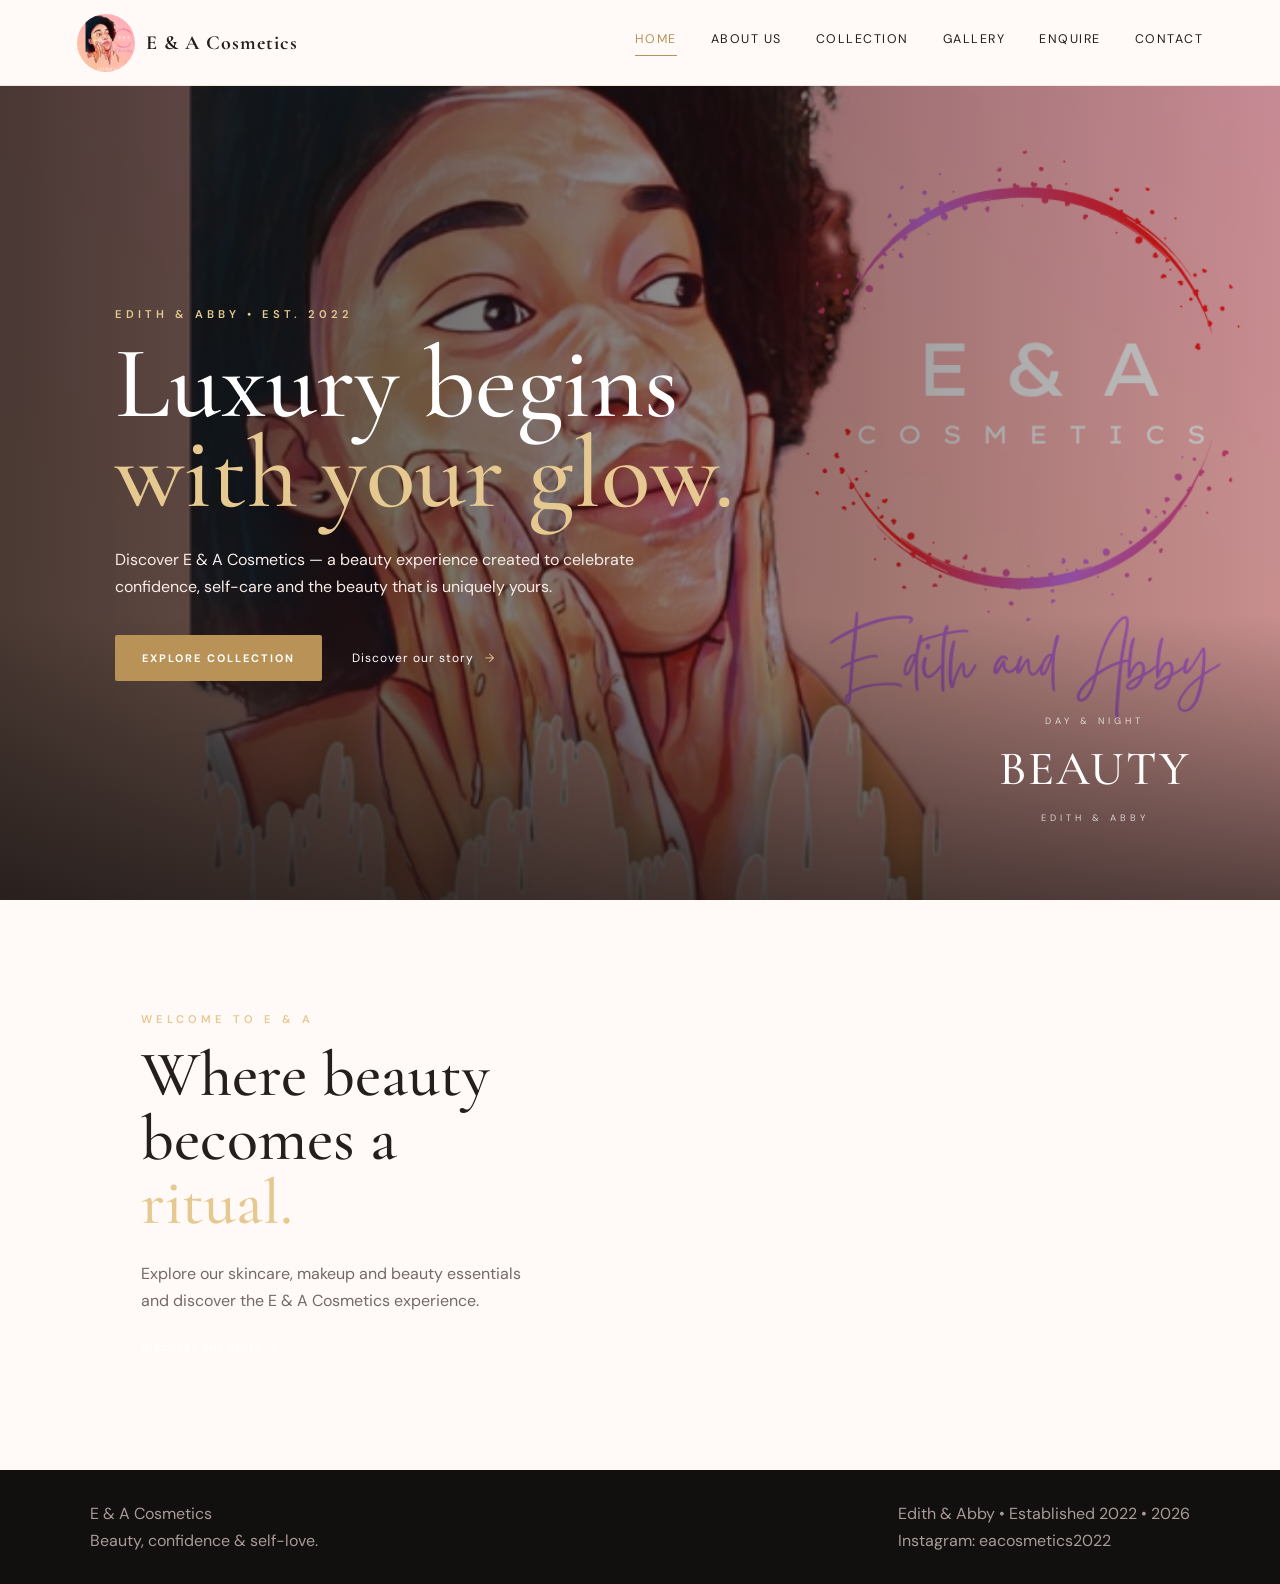
<file: index.html>
<!DOCTYPE html>
<html lang="en">
<head>
    <meta charset="UTF-8">
    <meta name="viewport" content="width=device-width, initial-scale=1.0">
    <meta name="description" content="Discover E & A Cosmetics, established in 2022. Explore skincare, makeup essentials and beauty rituals in Pretoria, South Africa.">
    <title>Home | E & A Cosmetics</title>
    <meta name="robots" content="index, follow">
<link rel="canonical" href="https://YOUR-DOMAIN-HERE/index.html">
<link rel="stylesheet" href="style.css">
<script type="application/ld+json">{"@context":"https://schema.org","@type":"CosmeticsStore","name":"E & A Cosmetics","foundingDate":"2022","email":"edithandabby@gmail.com","telephone":"+27838672734","address":{"@type":"PostalAddress","streetAddress":"761 Stanza Bopape St, Arcadia","addressLocality":"Pretoria","postalCode":"0007","addressCountry":"ZA"},"sameAs":["https://www.instagram.com/eacosmetics2022/"]}</script>
</head>
<body>
<a class="skip-link" href="#main-content">Skip to main content</a>

<header class="header">
    <a class="brand" href="index.html" aria-label="E & A Cosmetics home">
        <img src="logo.png" alt="E & A Cosmetics - Edith and Abby logo">
        <span>E & A Cosmetics</span>
    </a>
    <nav class="nav" id="nav" aria-label="Main navigation">
        <a class="active" href="index.html">Home</a>
        <a class="" href="about.html">About Us</a>
        <a class="" href="products.html">Collection</a>
        <a class="" href="gallery.html">Gallery</a>
        <a href="enquiry.html">Enquire</a>
<a class="" href="contact.html">Contact</a>
    </nav>
    <button class="menu-btn" id="menuBtn" type="button" aria-label="Open navigation menu" aria-expanded="false">☰</button>
</header>

<main id="main-content">
<section class="hero" id="home">
    <div class="hero-overlay"></div>
    <div class="hero-copy">
        <p class="kicker">EDITH & ABBY • EST. 2022</p>
        <h1>Luxury begins<br><em>with your glow.</em></h1>
        <p class="lead">
            Discover E & A Cosmetics — a beauty experience created to celebrate
            confidence, self-care and the beauty that is uniquely yours.
        </p>
        <div class="hero-actions">
            <a href="#products" class="btn gold">Explore Collection</a>
            <a href="#story" class="text-link">Discover our story <span>→</span></a>
        </div>
    </div>
    <div class="hero-mark">
        <span>DAY & NIGHT</span>
        <strong>BEAUTY</strong>
        <span>EDITH & ABBY</span>
    </div>
</section>


<section class="intro home-intro">
    <div class="intro-copy">
        <p class="kicker">WELCOME TO E & A</p>
        <h2>Where beauty becomes a <em>ritual.</em></h2>
        <p>Explore our skincare, makeup and beauty essentials and discover the E & A Cosmetics experience.</p>
        <a class="text-link" href="about.html">Discover our story →</a>
    </div>
</section>

</main>

<footer class="footer">
    <div>
        <strong>E & A Cosmetics</strong>
        <p>Beauty, confidence & self-love.</p>
    </div>
    <div>
        <p>Edith & Abby • Established 2022 • <span id="year">2026</span></p>
        <p>Instagram: eacosmetics2022</p>
    </div>
</footer>

<script src="script.js"></script>
</body>
</html>
</file>
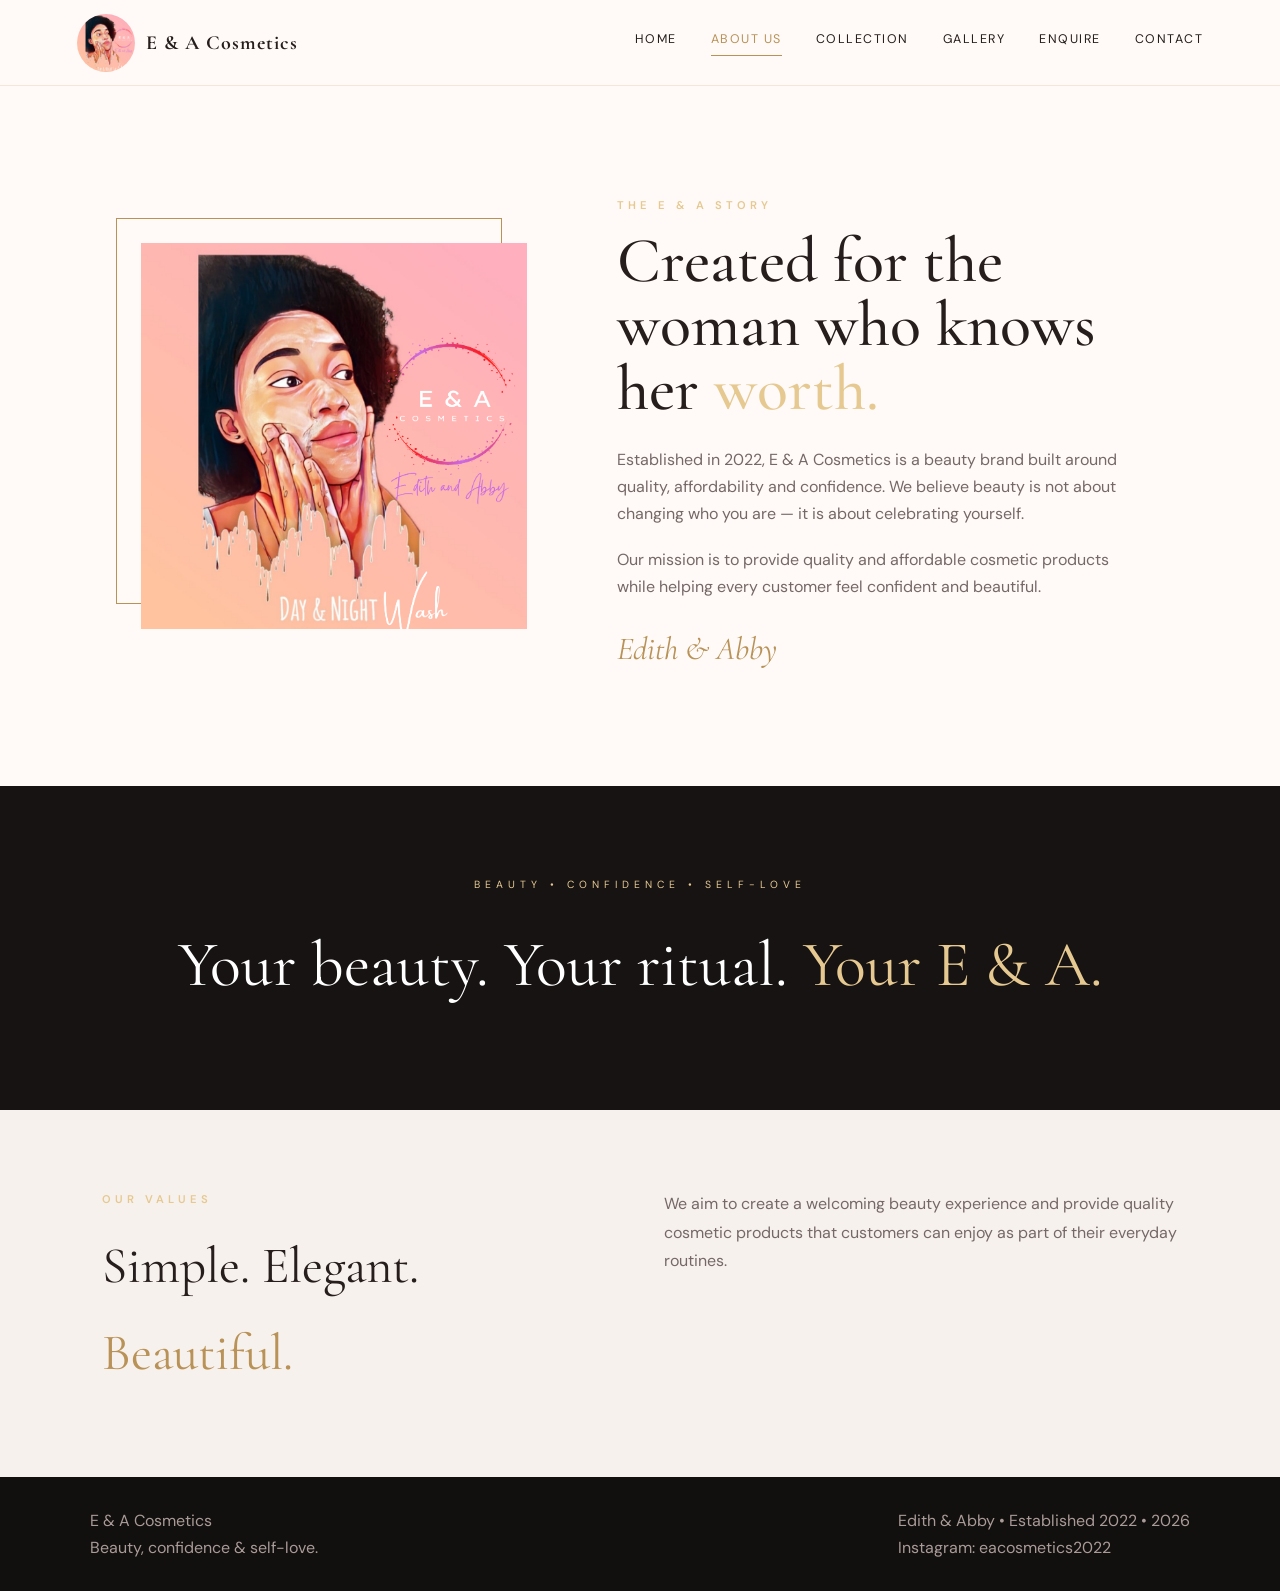
<file: about.html>
<!DOCTYPE html>
<html lang="en">
<head>
    <meta charset="UTF-8">
    <meta name="viewport" content="width=device-width, initial-scale=1.0">
    <meta name="description" content="Learn about E & A Cosmetics, an Edith and Abby beauty brand established in 2022, built around quality, affordability and confidence.">
    <title>About E & A Cosmetics | Our Beauty Story</title>
    <meta name="robots" content="index, follow">
<link rel="canonical" href="https://YOUR-DOMAIN-HERE/about.html">
<link rel="stylesheet" href="style.css">
</head>
<body>
<a class="skip-link" href="#main-content">Skip to main content</a>

<header class="header">
    <a class="brand" href="index.html" aria-label="E & A Cosmetics home">
        <img src="logo.png" alt="E & A Cosmetics - Edith and Abby logo">
        <span>E & A Cosmetics</span>
    </a>
    <nav class="nav" id="nav" aria-label="Main navigation">
        <a class="" href="index.html">Home</a>
        <a class="active" href="about.html">About Us</a>
        <a class="" href="products.html">Collection</a>
        <a class="" href="gallery.html">Gallery</a>
        <a href="enquiry.html">Enquire</a>
<a class="" href="contact.html">Contact</a>
    </nav>
    <button class="menu-btn" id="menuBtn" type="button" aria-label="Open navigation menu" aria-expanded="false">☰</button>
</header>

<main id="main-content">
<section class="intro" id="about">
    <div class="intro-image">
        <img src="logo.png" alt="E & A Cosmetics logo">
    </div>
    <div class="intro-copy">
        <p class="kicker">THE E & A STORY</p>
        <h2>Created for the woman who knows her <em>worth.</em></h2>
        <p>
            Established in 2022, E & A Cosmetics is a beauty brand built around
            quality, affordability and confidence. We believe beauty is not about
            changing who you are — it is about celebrating yourself.
        </p>
        <p>
            Our mission is to provide quality and affordable cosmetic products
            while helping every customer feel confident and beautiful.
        </p>
        <div class="signature">Edith & Abby</div>
    </div>
</section>

<section class="statement">
    <p>BEAUTY • CONFIDENCE • SELF-LOVE</p>
    <h2>Your beauty. Your ritual. <em>Your E & A.</em></h2>
</section>


<section class="about-extra">
    <div><p class="kicker">OUR VALUES</p><h2>Simple. Elegant. <em>Beautiful.</em></h2></div>
    <div><p>We aim to create a welcoming beauty experience and provide quality cosmetic products that customers can enjoy as part of their everyday routines.</p></div>
</section>

</main>

<footer class="footer">
    <div>
        <strong>E & A Cosmetics</strong>
        <p>Beauty, confidence & self-love.</p>
    </div>
    <div>
        <p>Edith & Abby • Established 2022 • <span id="year">2026</span></p>
        <p>Instagram: eacosmetics2022</p>
    </div>
</footer>

<script src="script.js"></script>
</body>
</html>
</file>
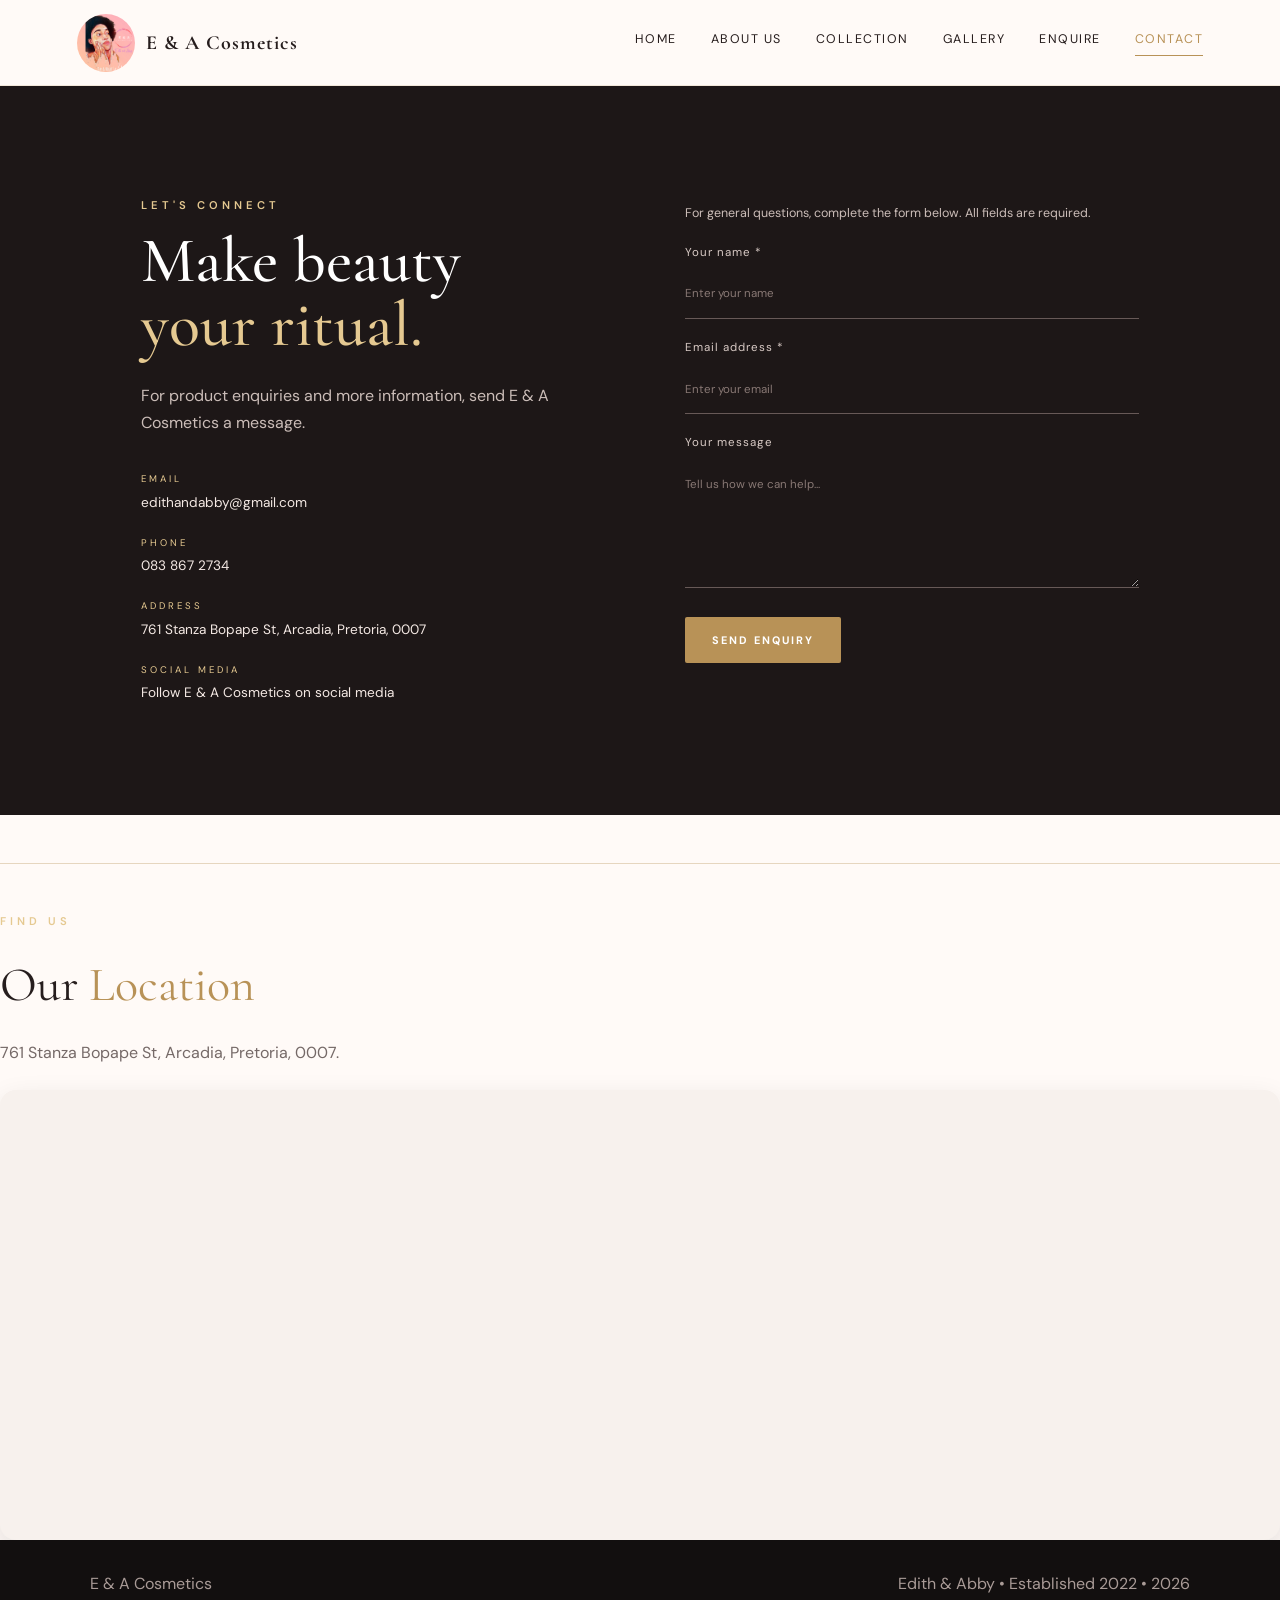
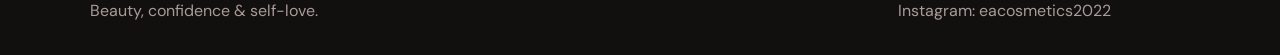
<file: contact.html>
<!DOCTYPE html>
<html lang="en">
<head>
    <meta charset="UTF-8">
    <meta name="viewport" content="width=device-width, initial-scale=1.0">
    <meta name="description" content="Contact E & A Cosmetics for general enquiries. Find our contact details and location in Arcadia, Pretoria.">
    <title>Contact E & A Cosmetics | Pretoria</title>
    <meta name="robots" content="index, follow">
<link rel="canonical" href="https://YOUR-DOMAIN-HERE/contact.html">
<link rel="stylesheet" href="style.css">
</head>
<body>
<a class="skip-link" href="#main-content">Skip to main content</a>

<header class="header">
    <a class="brand" href="index.html" aria-label="E & A Cosmetics home">
        <img src="logo.png" alt="E & A Cosmetics - Edith and Abby logo">
        <span>E & A Cosmetics</span>
    </a>
    <nav class="nav" id="nav" aria-label="Main navigation">
        <a class="" href="index.html">Home</a>
        <a class="" href="about.html">About Us</a>
        <a class="" href="products.html">Collection</a>
        <a class="" href="gallery.html">Gallery</a>
        <a href="enquiry.html">Enquire</a>
<a class="active" href="contact.html">Contact</a>
    </nav>
    <button class="menu-btn" id="menuBtn" type="button" aria-label="Open navigation menu" aria-expanded="false">☰</button>
</header>

<main id="main-content">
<section class="contact" id="contact">
    <div class="contact-left">
        <p class="kicker">LET'S CONNECT</p>
        <h2>Make beauty<br><em>your ritual.</em></h2>
        <p>For product enquiries and more information, send E & A Cosmetics a message.</p>

        <div class="details">
            <div><span>EMAIL</span><strong><a href="mailto:edithandabby@gmail.com">edithandabby@gmail.com</a></strong></div>
            <div><span>PHONE</span><strong><a href="tel:0838672734">083 867 2734</a></strong></div>
            <div><span>ADDRESS</span><strong>761 Stanza Bopape St, Arcadia, Pretoria, 0007</strong></div>
            <div><span>SOCIAL MEDIA</span><strong>Follow E & A Cosmetics on social media</strong></div>
        </div>
    </div>

    <form id="contactForm" class="form" novalidate><p class="form-intro">For general questions, complete the form below. All fields are required.</p>
        <label>Your name *<input id="name" name="name" type="text" minlength="2" maxlength="60" autocomplete="name" placeholder="Enter your name" required></label>
        <label>Email address *<input id="email" name="email" type="email" autocomplete="email" placeholder="Enter your email" required></label>
        <label>Your message<textarea id="message" name="message" minlength="10" maxlength="1000" placeholder="Tell us how we can help..." rows="5" required></textarea></label>
        <button class="btn gold" type="submit">Send Enquiry</button>
        <p id="formMessage" class="form-message" role="status" aria-live="polite"></p>
    </form>

    
</section>

<div class="location-section">
    <div class="location-heading">
        <p class="kicker">FIND US</p>
        <h3>Our <em>Location</em></h3>
        <p>761 Stanza Bopape St, Arcadia, Pretoria, 0007.</p>
    </div>
    <div class="map-container">
        <iframe
            src="https://www.google.com/maps/embed?pb=!1m18!1m12!1m3!1d3252.1858021413595!2d28.215349575064792!3d-25.744712045417575!2m3!1f0!2f0!3f0!3m2!1i1024!2i768!4f13.1!3m3!1m2!1s0x1e9561ee00d24d67%3A0x427ba58e87e04456!2s761%20Stanza%20Bopape%20St%2C%20Arcadia%2C%20Pretoria%2C%200007!5e1!3m2!1sen!2sza!4v1789571435621!5m2!1sen!2sza"
            width="600" height="450" style="border:0;" allowfullscreen="" loading="lazy"
            referrerpolicy="strict-origin-when-cross-origin"
            title="E & A Cosmetics location at 761 Stanza Bopape Street, Arcadia, Pretoria">
        </iframe>
    </div>
</div>

</main>

<footer class="footer">
    <div>
        <strong>E & A Cosmetics</strong>
        <p>Beauty, confidence & self-love.</p>
    </div>
    <div>
        <p>Edith & Abby • Established 2022 • <span id="year">2026</span></p>
        <p>Instagram: eacosmetics2022</p>
    </div>
</footer>

<script src="script.js"></script>
</body>
</html>
</file>
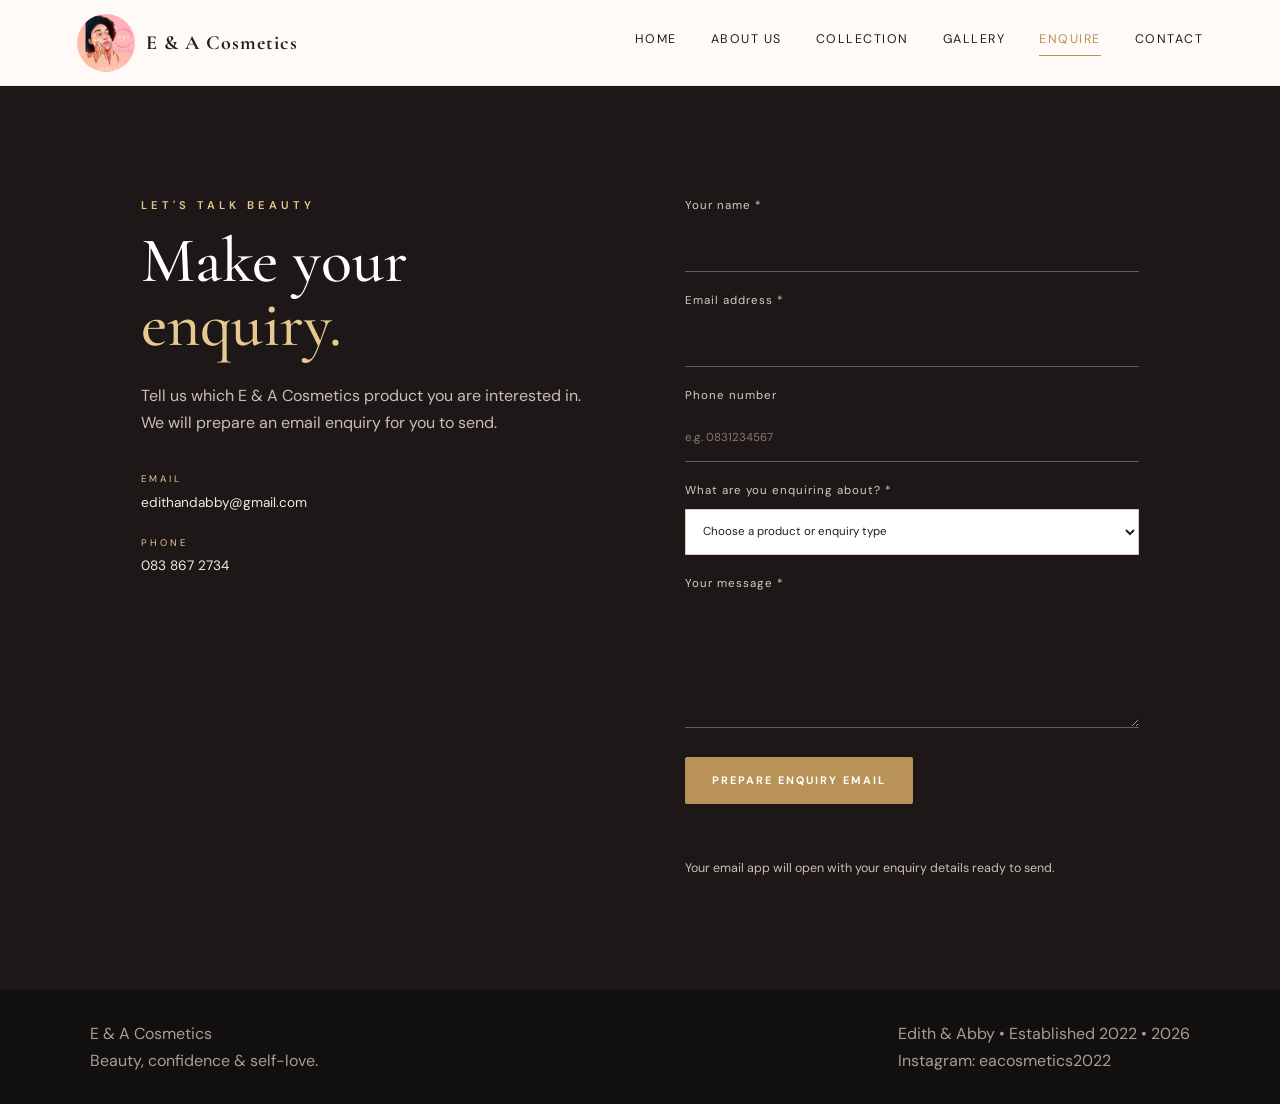
<file: enquiry.html>
<!DOCTYPE html><html lang="en"><head><meta charset="UTF-8"><meta name="viewport" content="width=device-width, initial-scale=1.0"><meta name="description" content="Enquire about E & A Cosmetics products, beauty essentials and services in Pretoria."><meta name="robots" content="index, follow"><title>Product Enquiry | E & A Cosmetics</title><link rel="canonical" href="https://YOUR-DOMAIN-HERE/enquiry.html"><link rel="stylesheet" href="style.css"></head><body>
<a class="skip-link" href="#main-content">Skip to main content</a><header class="header"><a class="brand" href="index.html"><img src="logo.png" alt="E & A Cosmetics logo"><span>E & A Cosmetics</span></a><nav class="nav" id="nav"><a href="index.html">Home</a><a href="about.html">About Us</a><a href="products.html">Collection</a><a href="gallery.html">Gallery</a><a class="active" href="enquiry.html">Enquire</a><a href="contact.html">Contact</a></nav><button class="menu-btn" id="menuBtn" type="button" aria-label="Open navigation menu" aria-expanded="false">☰</button></header>
<main id="main-content"><section class="contact enquiry-section" id="enquiry"><div class="contact-left"><p class="kicker">LET'S TALK BEAUTY</p><h2>Make your<br><em>enquiry.</em></h2><p>Tell us which E & A Cosmetics product you are interested in. We will prepare an email enquiry for you to send.</p><div class="details"><div><span>EMAIL</span><strong><a href="mailto:edithandabby@gmail.com">edithandabby@gmail.com</a></strong></div><div><span>PHONE</span><strong><a href="tel:+27838672734">083 867 2734</a></strong></div></div></div>
<form id="enquiryForm" class="form" novalidate><label>Your name *<input id="enquiryName" type="text" minlength="2" maxlength="60" autocomplete="name" required></label><label>Email address *<input id="enquiryEmail" type="email" autocomplete="email" required></label><label>Phone number<input id="enquiryPhone" type="tel" inputmode="tel" pattern="(\+27|0)[0-9]{9}" placeholder="e.g. 0831234567"></label><label>What are you enquiring about? *<select id="enquiryProduct" required><option value="">Choose a product or enquiry type</option><option>Face Wash</option><option>Makeup Essentials</option><option>Beauty Rituals</option><option>Other product or service</option><option>Becoming a partner / sponsor</option></select></label><label>Your message *<textarea id="enquiryMessage" rows="5" minlength="10" maxlength="1000" required></textarea></label><button class="btn gold" type="submit">Prepare Enquiry Email</button><p id="enquiryFeedback" class="form-message" role="status" aria-live="polite"></p><p class="form-note">Your email app will open with your enquiry details ready to send.</p></form></section></main>
<footer class="footer"><div><strong>E & A Cosmetics</strong><p>Beauty, confidence & self-love.</p></div><div><p>Edith & Abby • Established 2022 • <span id="year">2026</span></p><p>Instagram: eacosmetics2022</p></div></footer><script src="script.js"></script></body></html>
</file>
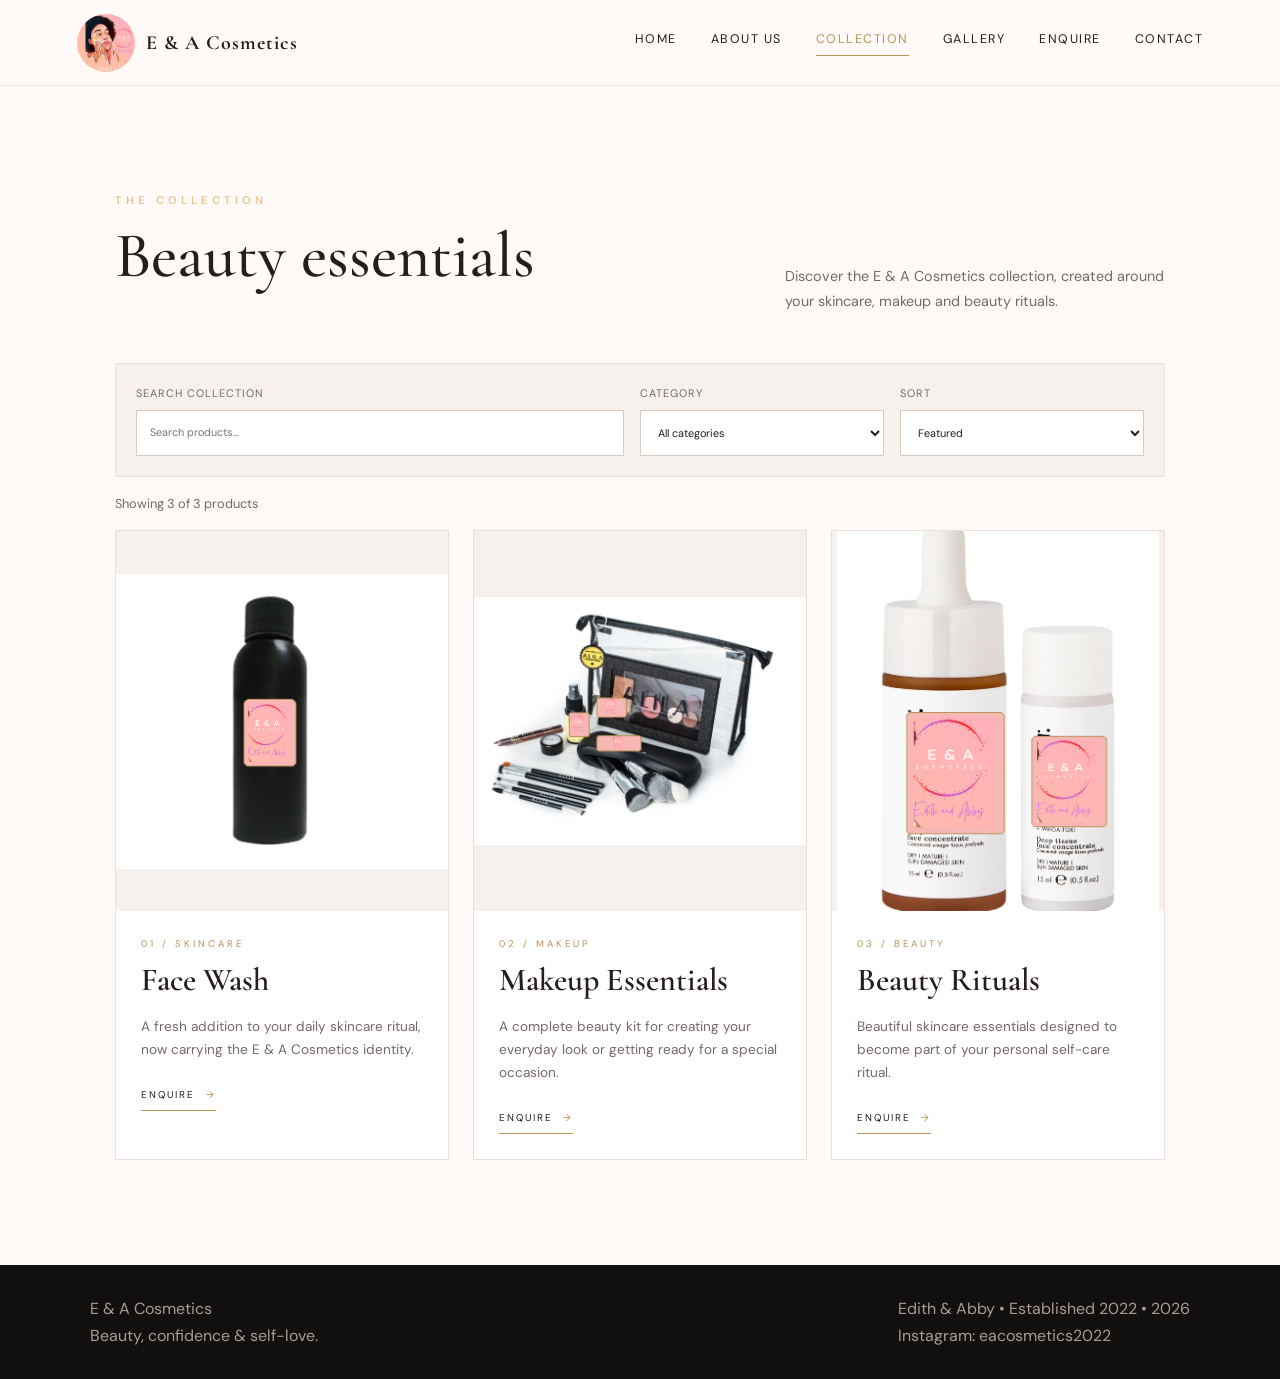
<file: products.html>
<!DOCTYPE html>
<html lang="en">
<head>
    <meta charset="UTF-8">
    <meta name="viewport" content="width=device-width, initial-scale=1.0">
    <meta name="description" content="Explore E & A Cosmetics face wash, makeup essentials and beauty rituals. Search, filter and enquire about our beauty collection.">
    <title>Beauty Collection | E & A Cosmetics</title>
    <meta name="robots" content="index, follow">
<link rel="canonical" href="https://YOUR-DOMAIN-HERE/products.html">
<link rel="stylesheet" href="style.css">
</head>
<body>
<a class="skip-link" href="#main-content">Skip to main content</a>

<header class="header">
    <a class="brand" href="index.html" aria-label="E & A Cosmetics home">
        <img src="logo.png" alt="E & A Cosmetics - Edith and Abby logo">
        <span>E & A Cosmetics</span>
    </a>
    <nav class="nav" id="nav" aria-label="Main navigation">
        <a class="" href="index.html">Home</a>
        <a class="" href="about.html">About Us</a>
        <a class="active" href="products.html">Collection</a>
        <a class="" href="gallery.html">Gallery</a>
        <a href="enquiry.html">Enquire</a>
<a class="" href="contact.html">Contact</a>
    </nav>
    <button class="menu-btn" id="menuBtn" type="button" aria-label="Open navigation menu" aria-expanded="false">☰</button>
</header>

<main id="main-content">
<section class="collection" id="products" aria-labelledby="collection-title">
    <div class="section-head">
        <div>
            <p class="kicker">THE COLLECTION</p>
            <h2 id="collection-title">Beauty essentials</h2>
        </div>
        <p>Discover the E & A Cosmetics collection, created around your skincare, makeup and beauty rituals.</p>
    </div>
    <div class="product-tools">
<label class="search-label" for="productSearch">Search collection<input type="search" id="productSearch" placeholder="Search products..."></label>
<label class="search-label" for="categoryFilter">Category<select id="categoryFilter"><option value="all">All categories</option><option value="skincare">Skincare</option><option value="makeup">Makeup</option><option value="beauty">Beauty</option></select></label>
<label class="search-label" for="productSort">Sort<select id="productSort"><option value="default">Featured</option><option value="az">Name: A–Z</option><option value="za">Name: Z–A</option></select></label></div>
<p class="results-count" id="resultsCount" aria-live="polite"></p><div class="products" id="productsGrid" aria-live="polite"></div>
<p class="empty-state" id="emptyState" hidden>No products match your search. Try another keyword or category.</p>
</section>


</main>

<footer class="footer">
    <div>
        <strong>E & A Cosmetics</strong>
        <p>Beauty, confidence & self-love.</p>
    </div>
    <div>
        <p>Edith & Abby • Established 2022 • <span id="year">2026</span></p>
        <p>Instagram: eacosmetics2022</p>
    </div>
</footer>

<script src="script.js"></script>
</body>
</html>
</file>
<file: style.css>
@import url('https://fonts.googleapis.com/css2?family=Cormorant+Garamond:wght@400;500;600;700&family=DM+Sans:wght@400;500;600&display=swap');

/* ==============================
   PART 2 — CSS RESET
   ============================== */
html {
    font-size: 100%;
}
html, body, div, span, applet, object, iframe,
h1, h2, h3, h4, h5, h6, p, blockquote, pre,
a, abbr, acronym, address, big, cite, code, del, dfn,
em, img, ins, kbd, q, s, samp, small, strike, strong,
sub, sup, tt, var, b, u, i, center, dl, dt, dd, ol, ul,
li, fieldset, form, label, legend, table, caption, tbody,
tfoot, thead, tr, th, td, article, aside, canvas, details,
embed, figure, figcaption, footer, header, hgroup, menu,
nav, output, ruby, section, summary, time, mark, audio, video {
    margin: 0;
    padding: 0;
    border: 0;
    font: inherit;
    vertical-align: baseline;
}
article, aside, details, figcaption, figure, footer, header,
hgroup, menu, nav, section, main {
    display: block;
}
body {
    min-width: 320px;
}
img {
    max-width: 100%;
    height: auto;
    vertical-align: middle;
}
button, input, textarea {
    font: inherit;
}
button, a {
    -webkit-tap-highlight-color: transparent;
}


:root {
    --black: #171313;
    --ink: #261d1d;
    --cream: #fffaf7;
    --blush: #f6d9d3;
    --rose: #e8a9a5;
    --gold: #b89257;
    --gold-light: #e5c991;
    --white: #fff;
    --muted: #756967;
}

* { box-sizing: border-box; margin: 0; padding: 0; scroll-behavior: smooth; }

body {
    font-family: "DM Sans", sans-serif;
    background: var(--cream);
    color: var(--ink);
    line-height: 1.7;
}

.header {
    height: 86px;
    padding: 10px 6%;
    display: flex;
    align-items: center;
    justify-content: space-between;
    position: sticky;
    top: 0;
    z-index: 100;
    background: rgba(255,250,247,.94);
    backdrop-filter: blur(18px);
    border-bottom: 1px solid rgba(184,146,87,.18);
}

.brand { display: flex; align-items: center; gap: 11px; color: var(--ink); text-decoration: none; }
.brand img { width: 58px; height: 58px; object-fit: cover; border-radius: 50%; }
.brand > span { font-family: "Cormorant Garamond", serif; font-weight: 700; font-size: 1.25rem; letter-spacing: 1px; }
.brand small { display: block; font-family: "DM Sans", sans-serif; font-size: .48rem; letter-spacing: 5px; text-align: center; color: var(--gold); }

.nav { display: flex; gap: 34px; }
.nav a { text-decoration: none; color: var(--ink); font-size: .78rem; letter-spacing: 1.5px; text-transform: uppercase; }
.nav a:hover { color: var(--gold); }

.menu-btn { display: none; border: 0; background: transparent; font-size: 1.7rem; }

.hero {
    min-height: calc(100vh - 86px);
    position: relative;
    overflow: hidden;
    display: flex;
    align-items: center;
    padding: 80px 9%;
    background:
        linear-gradient(90deg, rgba(23,19,19,.78), rgba(23,19,19,.24)),
        url("logo.png") center/cover no-repeat;
    background-position: center;
}

.hero::after {
    content: "";
    position: absolute;
    inset: 0;
    background: linear-gradient(180deg, transparent 65%, rgba(23,19,19,.65));
    pointer-events: none;
}

.hero-copy { position: relative; z-index: 2; max-width: 680px; color: white; }
.kicker { color: var(--gold-light); letter-spacing: 4px; font-size: .7rem; font-weight: 600; margin-bottom: 14px; }
.hero h1 { font-family: "Cormorant Garamond", serif; font-size: clamp(4rem, 8vw, 7.5rem); line-height: .88; font-weight: 500; }
em { color: var(--gold-light); font-family: "Cormorant Garamond", serif; }
.hero .lead { max-width: 580px; margin-top: 28px; color: #f8ece7; font-size: 1rem; }
.hero-actions { display: flex; align-items: center; gap: 30px; margin-top: 34px; }

.btn {
    display: inline-block;
    border: 0;
    padding: 14px 27px;
    border-radius: 2px;
    text-decoration: none;
    text-transform: uppercase;
    letter-spacing: 2px;
    font-size: .68rem;
    font-weight: 700;
    cursor: pointer;
}
.btn.gold { background: var(--gold); color: white; }
.btn.gold:hover { background: #a17d49; }

.text-link { color: white; text-decoration: none; font-size: .75rem; letter-spacing: 1px; }
.text-link span { color: var(--gold-light); margin-left: 7px; }

.hero-mark {
    position: absolute;
    z-index: 2;
    right: 7%;
    bottom: 9%;
    color: rgba(255,255,255,.75);
    text-align: center;
    letter-spacing: 4px;
    font-size: .58rem;
}
.hero-mark strong { display: block; font-family: "Cormorant Garamond", serif; font-size: 3rem; font-weight: 500; letter-spacing: 2px; color: white; }

.intro {
    display: grid;
    grid-template-columns: .85fr 1.15fr;
    gap: 9%;
    align-items: center;
    padding: 110px 11%;
}
.intro-image { position: relative; }
.intro-image::before {
    content: "";
    position: absolute;
    inset: -25px 25px 25px -25px;
    border: 1px solid var(--gold);
    z-index: -1;
}
.intro-image img { width: 100%; max-width: 470px; display: block; }
.intro-copy { max-width: 620px; }
.intro h2, .section-head h2, .gallery-title h2, .contact h2 {
    font-family: "Cormorant Garamond", serif;
    font-size: clamp(2.8rem, 5vw, 4.8rem);
    font-weight: 500;
    line-height: 1;
    margin-bottom: 25px;
}
.intro-copy > p:not(.kicker) { color: var(--muted); margin-bottom: 18px; }
.signature { font-family: "Cormorant Garamond", serif; font-style: italic; font-size: 2rem; color: var(--gold); margin-top: 22px; }

.statement {
    padding: 90px 10%;
    background: var(--black);
    color: white;
    text-align: center;
}
.statement p { color: var(--gold-light); font-size: .65rem; letter-spacing: 5px; margin-bottom: 17px; }
.statement h2 { font-family: "Cormorant Garamond", serif; font-size: clamp(2.4rem, 5vw, 4.5rem); font-weight: 400; }

.collection { padding: 105px 9%; }
.section-head { display: flex; justify-content: space-between; gap: 40px; align-items: end; margin-bottom: 50px; }
.section-head > p { max-width: 380px; color: var(--muted); font-size: .9rem; }

.products { display: grid; grid-template-columns: repeat(3, 1fr); gap: 24px; }
.product { background: white; border: 1px solid #eadfda; }
.product-art { height: 380px; display: flex; flex-direction: column; align-items: center; justify-content: center; position: relative; overflow: hidden; }
.product-art::before { content: ""; width: 220px; height: 220px; border-radius: 50%; border: 1px solid rgba(184,146,87,.5); position: absolute; }
.product-art span { font-family: "Cormorant Garamond", serif; font-size: 3rem; position: relative; }
.product-art small { letter-spacing: 4px; font-size: .55rem; position: relative; }
.face { background: #f4cbc3; }
.makeup { background: #e8d9ce; }
.glow { background: #e5d3b7; }
.product-info { padding: 25px; }
.product-number { color: var(--gold); font-size: .6rem; letter-spacing: 3px; }
.product-info h3 { font-family: "Cormorant Garamond", serif; font-size: 2rem; font-weight: 600; }
.product-info p:not(.product-number) { color: var(--muted); font-size: .85rem; margin: 8px 0 18px; }
.product-info button { border: 0; border-bottom: 1px solid var(--gold); background: transparent; padding-bottom: 5px; text-transform: uppercase; letter-spacing: 2px; font-size: .62rem; cursor: pointer; }
.product-info button span { color: var(--gold); margin-left: 10px; }

.gallery { padding: 105px 9%; background: #f4e6df; }
.gallery-title { text-align: center; margin-bottom: 45px; }
.gallery-grid { display: grid; grid-template-columns: 1.25fr .75fr .75fr; grid-template-rows: 250px 250px; gap: 16px; }
.gallery-card { overflow: hidden; display: flex; align-items: center; justify-content: center; text-align: center; }
.gallery-card img { width: 100%; height: 100%; object-fit: cover; }
.tall { grid-row: span 2; }
.quote { background: var(--black); color: white; }
.quote span { color: var(--gold-light); font-family: serif; font-size: 5rem; align-self: flex-start; margin-top: 25px; }
.quote p { font-family: "Cormorant Garamond", serif; font-size: 2rem; line-height: 1.05; }
.pink { background: var(--rose); flex-direction: column; }
.pink strong, .gold-card strong { font-family: "Cormorant Garamond", serif; font-size: 3rem; font-weight: 500; }
.pink small, .gold-card small { letter-spacing: 4px; font-size: .55rem; }
.gold-card { background: var(--gold); color: white; flex-direction: column; }

.contact {
    display: grid;
    grid-template-columns: 1fr 1fr;
    gap: 9%;
    padding: 110px 11%;
    background: #1d1717;
    color: white;
}
.contact h2 { font-size: clamp(3rem, 5vw, 5rem); }
.contact-left > p:not(.kicker) { color: #cbbdb8; max-width: 500px; }
.details { display: grid; gap: 20px; margin-top: 35px; }
.details span { display: block; color: var(--gold-light); font-size: .6rem; letter-spacing: 3px; }
.details strong { font-size: .85rem; font-weight: 400; color: #f4e9e4; }
.form { display: grid; gap: 19px; align-self: center; }
.form label { color: #d8cac5; font-size: .72rem; letter-spacing: 1px; }
.form input, .form textarea {
    width: 100%; display: block; margin-top: 8px; padding: 14px 0;
    background: transparent; border: 0; border-bottom: 1px solid #675957;
    outline: none; color: white; font: inherit; resize: vertical;
}
.form input:focus, .form textarea:focus { border-bottom-color: var(--gold); }
.form input::placeholder, .form textarea::placeholder { color: #887874; }
.form .btn { justify-self: start; margin-top: 10px; }
#formMessage { color: var(--gold-light); font-size: .8rem; }

footer {
    background: #120f0f; color: #a99b97; padding: 30px 7%;
    display: flex; justify-content: space-between; align-items: center; gap: 20px;
}
.footer-brand { display: flex; align-items: center; gap: 12px; }
.footer-brand img { width: 48px; height: 48px; object-fit: cover; border-radius: 50%; }
.footer-brand strong { display: block; color: white; font-family: "Cormorant Garamond", serif; letter-spacing: 2px; }
.footer-brand span { display: block; color: var(--gold); font-size: .5rem; letter-spacing: 3px; }

@media (max-width: 900px) {
    .nav { position: absolute; top: 86px; left: 0; right: 0; background: var(--cream); display: none; flex-direction: column; padding: 12px 7%; gap: 0; border-bottom: 1px solid #e8ddd8; }
    .nav.active { display: flex; }
    .nav a { padding: 14px 0; }
    .menu-btn { display: block; }
    .intro, .contact { grid-template-columns: 1fr; }
    .intro { padding: 80px 8%; }
    .intro-image { max-width: 500px; margin: auto; }
    .products { grid-template-columns: 1fr; }
    .product-art { height: 320px; }
    .section-head { display: block; }
    .section-head > p { margin-top: 20px; }
    .gallery-grid { grid-template-columns: 1fr 1fr; grid-template-rows: 300px 220px 220px; }
    .tall { grid-row: span 1; grid-column: span 2; }
    .contact { padding: 80px 8%; }
}
@media (max-width: 600px) {
    .hero { padding: 65px 7%; min-height: 720px; background-position: 63% center; }
    .hero h1 { font-size: 4rem; }
    .hero-actions { align-items: flex-start; flex-direction: column; gap: 20px; }
    .hero-mark { display: none; }
    .gallery-grid { display: grid; grid-template-columns: 1fr; grid-template-rows: repeat(4, 260px); }
    .tall { grid-column: auto; }
    footer { flex-direction: column; text-align: center; }
}

.details a { color: #f4e9e4; text-decoration: none; }
.details a:hover { color: var(--gold-light); }

.about-points { display:grid; grid-template-columns:1fr 1fr; gap:18px; margin-top:30px; }
.about-points > div { padding:20px; background:#fff; border-top:1px solid var(--gold); }
.about-points span { display:block; color:var(--gold); font-size:.62rem; letter-spacing:3px; margin-bottom:5px; }
.about-points strong { display:block; font-family:"Cormorant Garamond",serif; font-size:1.45rem; font-weight:600; }
.about-points p { color:var(--muted); font-size:.78rem; margin-top:7px; }
@media (max-width:600px) { .about-points { grid-template-columns:1fr; } }

.product-photo {
    height: 380px;
    background: #f7f1ed;
    display: flex;
    align-items: center;
    justify-content: center;
    overflow: hidden;
}
.product-photo img {
    width: 100%;
    height: 100%;
    object-fit: contain;
    display: block;
}
.product-gallery {
    background: #fff;
    overflow: hidden;
}
.product-gallery img {
    width: 100%;
    height: 100%;
    object-fit: cover;
    display: block;
}
.gallery-card.wide { grid-column: span 2; }
@media (max-width: 900px) {
    .gallery-card.wide { grid-column: span 2; }
}
@media (max-width: 600px) {
    .gallery-card.wide { grid-column: auto; }
    .product-photo { height: 320px; }
}


/* ==============================
   PART 2 — INTERACTION STATES
   ============================== */
.nav a:focus-visible,
.btn:focus-visible,
.text-link:focus-visible,
.product-info button:focus-visible,
.menu-btn:focus-visible,
.form input:focus-visible,
.form textarea:focus-visible {
    outline: 2px solid var(--gold);
    outline-offset: 4px;
}

.nav a {
    transition: color .25s ease, border-color .25s ease;
}
.nav a:hover,
.nav a:active {
    color: var(--gold);
}

.btn,
.product-info button {
    transition: transform .25s ease, background-color .25s ease, color .25s ease;
}
.btn:hover,
.product-info button:hover {
    transform: translateY(-2px);
}
.btn:active,
.product-info button:active {
    transform: translateY(0);
}

.product {
    transition: transform .3s ease, box-shadow .3s ease;
}
.product:hover {
    transform: translateY(-6px);
    box-shadow: 0 1rem 2.5rem rgba(23, 19, 19, .12);
}

.product-photo img,
.product-gallery img {
    transition: transform .45s ease;
}
.product:hover .product-photo img,
.product-gallery:hover img {
    transform: scale(1.035);
}

/* Responsive image sizing using srcset/sizes in HTML */
.product-photo img,
.product-gallery img {
    width: 100%;
    height: 100%;
    object-fit: contain;
}
.product-gallery img {
    object-fit: cover;
}

/* ==============================
   PART 2 — RESPONSIVE BREAKPOINTS
   Desktop: 901px+
   Tablet: 601px–900px
   Mobile: 320px–600px
   ============================== */
@media (min-width: 901px) {
    .products {
        grid-template-columns: repeat(3, minmax(0, 1fr));
    }
}

@media (min-width: 601px) and (max-width: 900px) {
    .hero {
        min-height: 680px;
    }
    .intro {
        gap: 6%;
    }
    .products {
        grid-template-columns: repeat(2, minmax(0, 1fr));
    }
    .products .product:last-child {
        grid-column: 1 / -1;
        max-width: 70%;
        justify-self: center;
    }
    .gallery-grid {
        grid-template-columns: 1fr 1fr;
    }
}

@media (max-width: 600px) {
    .header {
        height: 4.75rem;
        padding: .65rem 6%;
    }
    .brand img {
        width: 3rem;
        height: 3rem;
    }
    .brand > span {
        font-size: 1.05rem;
    }
    .hero {
        min-height: 42rem;
        padding: 4rem 7%;
    }
    .hero h1 {
        font-size: clamp(3.25rem, 16vw, 4.5rem);
    }
    .hero .lead {
        font-size: .9rem;
    }
    .intro,
    .collection,
    .gallery,
    .contact {
        padding: 5rem 7%;
    }
    .products {
        grid-template-columns: 1fr;
    }
    .section-head {
        margin-bottom: 2.25rem;
    }
    .gallery-grid {
        grid-template-columns: 1fr;
        grid-template-rows: repeat(4, minmax(15rem, 1fr));
    }
    .gallery-card.tall {
        grid-column: auto;
        grid-row: auto;
    }
    .gallery-card.wide {
        grid-column: auto;
    }
}

/* Respect users who prefer reduced motion. */
@media (prefers-reduced-motion: reduce) {
    html {
        scroll-behavior: auto;
    }
    *, *::before, *::after {
        transition-duration: .01ms !important;
        animation-duration: .01ms !important;
    }
}

.skip-link {
    position: fixed;
    top: -4rem;
    left: 1rem;
    z-index: 1000;
    padding: .7rem 1rem;
    background: var(--black);
    color: white;
    text-decoration: none;
}
.skip-link:focus {
    top: 1rem;
}

/* E & A Cosmetics location map */
.location-section{grid-column:1/-1;margin-top:3rem;padding-top:3rem;border-top:1px solid rgba(184,146,87,.35)}
.location-heading{max-width:620px;margin-bottom:1.5rem}.location-heading h3{font-family:"Cormorant Garamond",serif;font-size:clamp(2rem,4vw,3rem);margin:.25rem 0 .75rem}.location-heading h3 em{color:var(--gold)}.location-heading p:last-child{color:var(--muted);line-height:1.7}
.map-container{width:100%;overflow:hidden;border-radius:16px;box-shadow:0 12px 30px rgba(23,19,19,.12);background:#f7f1ed}.map-container iframe{display:block;width:100%;min-height:400px;border:0}
@media(max-width:600px){.location-section{margin-top:2rem;padding-top:2rem}.map-container iframe{min-height:300px}}

/* Multi-page navigation */
.nav a.active {
    color: var(--gold);
}
.nav a {
    text-decoration: none;
}
.about-extra {
    display: grid;
    grid-template-columns: 1fr 1fr;
    gap: 3rem;
    padding: 5rem 8%;
    background: #f7f1ed;
}
.about-extra h2 {
    font-family: "Cormorant Garamond", serif;
    font-size: clamp(2rem, 4vw, 3.2rem);
}
.about-extra h2 em {
    color: var(--gold);
}
.about-extra p:not(.kicker) {
    color: var(--muted);
    line-height: 1.8;
}
.home-intro {
    min-height: auto;
}
@media (max-width: 600px) {
    .about-extra {
        grid-template-columns: 1fr;
        padding: 4rem 7%;
    }
}

/* PART 3: functionality and accessibility */
.product-tools{display:grid;grid-template-columns:2fr 1fr 1fr;gap:1rem;margin:0 0 1rem;padding:1.25rem;background:#f7f1ed;border:1px solid #eadfda}.search-label{display:grid;gap:.45rem;color:var(--muted);font-size:.68rem;letter-spacing:1px;text-transform:uppercase}.product-tools input,.product-tools select,.form select{width:100%;min-height:46px;padding:.7rem .8rem;border:1px solid #d8c9c2;background:#fff;color:var(--ink);font:inherit}.results-count,.empty-state{color:var(--muted);font-size:.8rem;margin:0 0 1rem}.empty-state{padding:2rem;background:#f7f1ed;text-align:center}.product-enquire{display:inline-flex;align-items:center;gap:.65rem;border-bottom:1px solid var(--gold);padding:.35rem 0;color:var(--ink);text-decoration:none;text-transform:uppercase;letter-spacing:2px;font-size:.62rem}.product-enquire span{color:var(--gold);transition:transform .25s}.product-enquire:hover span{transform:translateX(4px)}
.lightbox{position:fixed;inset:0;z-index:1000;display:none;align-items:center;justify-content:center;flex-direction:column;gap:1rem;padding:4rem 1.5rem 2rem;background:rgba(15,12,12,.94)}.lightbox.open{display:flex}.lightbox img{max-width:90vw;max-height:78vh;object-fit:contain}.lightbox p{color:white}.lightbox-close{position:absolute;top:1rem;right:1.5rem;border:0;background:transparent;color:white;font-size:2.5rem;cursor:pointer}.modal-open{overflow:hidden}.lightbox-trigger{border:0;padding:0;width:100%;cursor:zoom-in}.form-intro,.form-note{color:#cbbdb8;font-size:.78rem}.form [aria-invalid="true"]{border-bottom-color:#ff8b8b!important}.form select{margin-top:.5rem}.form-message{color:var(--gold-light);font-size:.8rem;min-height:1.3em}.enquiry-section{min-height:80vh}.nav a.active{border-bottom:1px solid var(--gold);padding-bottom:.35rem}
button:focus-visible,a:focus-visible,input:focus-visible,select:focus-visible,textarea:focus-visible{outline:2px solid var(--gold);outline-offset:3px}@media(max-width:900px){.product-tools{grid-template-columns:1fr 1fr}.product-tools .search-label:first-child{grid-column:1/-1}}@media(max-width:600px){.product-tools{grid-template-columns:1fr}.product-tools .search-label:first-child{grid-column:auto}}
</file>
